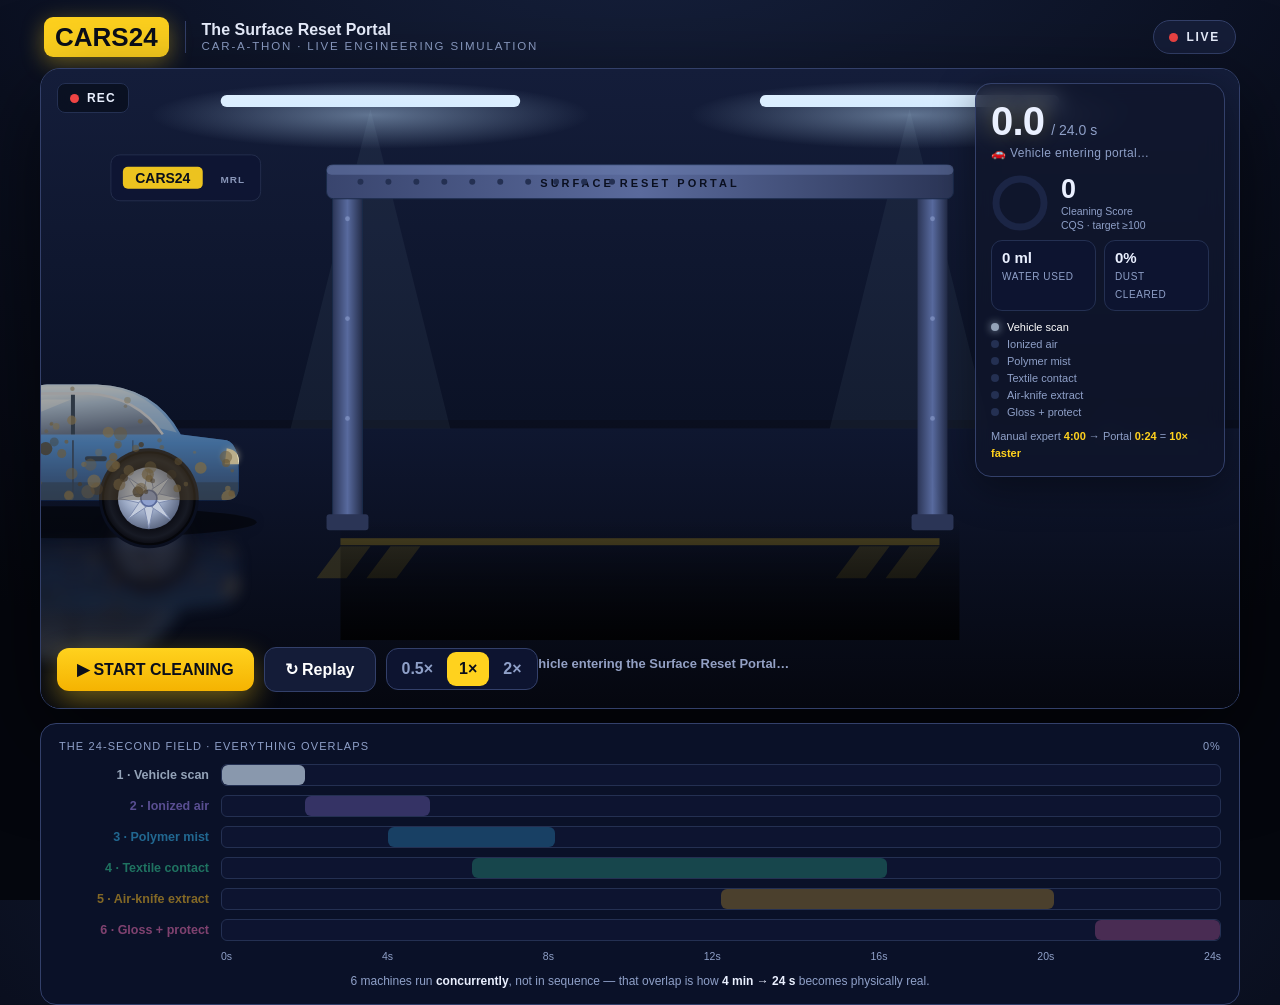
<file: 2d.html>
<!DOCTYPE html>
<html lang="en">
<head>
<meta charset="UTF-8"/>
<meta name="viewport" content="width=device-width, initial-scale=1.0"/>
<title>Cars24 · Surface Reset Portal — Live Simulation</title>
<style>
  :root{
    --navy:#070B16; --panel:rgba(16,22,42,.72); --line:#243052; --line2:#33406a;
    --ink:#EAF0FF; --muted:#8fa0c8; --yellow:#FFD21E; --yellowD:#F5B301;
    --scan:#9fb0d6; --ion:#A78BFA; --chem:#38BDF8; --tex:#34D399; --air:#FBBF24; --gloss:#F472B6; --good:#22C55E;
  }
  *{box-sizing:border-box}
  html,body{margin:0;height:100%}
  body{
    background:radial-gradient(1400px 800px at 50% -12%, #17223f 0%, #0a0f1f 52%, #04060d 100%);
    color:var(--ink); font-family:-apple-system,BlinkMacSystemFont,"Segoe UI",Inter,Roboto,Arial,sans-serif;
    min-height:100%; padding:16px; display:flex; justify-content:center;
  }
  .app{width:1200px; max-width:100%}
  .topbar{display:flex; align-items:center; gap:16px; padding:4px 4px 14px}
  .logo{font-weight:900; font-size:26px}
  .logo .c24{background:var(--yellow); color:#0A0E1A; padding:5px 11px; border-radius:9px; box-shadow:0 6px 22px rgba(255,210,30,.4)}
  .divider{width:1px;height:32px;background:var(--line2)}
  .title{display:flex;flex-direction:column;line-height:1.15}
  .title b{font-size:16px}
  .title span{font-size:11.5px;color:var(--muted);letter-spacing:.16em;text-transform:uppercase}
  .live{margin-left:auto;display:flex;align-items:center;gap:9px;font-size:12px;font-weight:800;letter-spacing:.14em;
        background:#151d38;border:1px solid var(--line2);padding:9px 15px;border-radius:999px}
  .dot{width:9px;height:9px;border-radius:50%;background:#ef4444;animation:pulse 1.3s infinite}
  @keyframes pulse{0%{box-shadow:0 0 0 0 rgba(239,68,68,.6)}70%{box-shadow:0 0 0 10px rgba(239,68,68,0)}100%{box-shadow:0 0 0 0 rgba(239,68,68,0)}}

  .stage{position:relative;border:1px solid var(--line2);border-radius:20px;overflow:hidden;
         box-shadow:0 30px 90px rgba(0,0,0,.6), 0 0 0 1px rgba(255,255,255,.02) inset}
  svg#scene{display:block;width:100%;height:auto}

  .rec{position:absolute;top:14px;left:16px;display:flex;align-items:center;gap:8px;font-size:12px;font-weight:800;letter-spacing:.1em;
       background:rgba(6,10,20,.6);border:1px solid var(--line);padding:7px 12px;border-radius:8px;backdrop-filter:blur(6px)}
  .rec .rd{width:9px;height:9px;border-radius:50%;background:#ef4444;animation:pulse 1.3s infinite}

  .hud{position:absolute;top:14px;right:14px;width:250px;background:var(--panel);backdrop-filter:blur(10px);
       border:1px solid var(--line2);border-radius:16px;padding:15px;font-variant-numeric:tabular-nums;
       box-shadow:0 10px 40px rgba(0,0,0,.4)}
  .hud .timer{display:flex;align-items:baseline;gap:7px}
  .hud .big{font-size:40px;font-weight:800;letter-spacing:-.02em;text-shadow:0 0 20px rgba(255,210,30,.25)}
  .hud .max{font-size:14px;color:var(--muted)}
  .now{font-size:12px;color:var(--muted);margin-top:2px;height:16px;letter-spacing:.03em}
  .ring{display:flex;align-items:center;gap:12px;margin:12px 0 8px}
  .ring .val{font-size:27px;font-weight:800}
  .ring .lab{font-size:10.5px;color:var(--muted);line-height:1.3}
  .gauges{display:grid;grid-template-columns:1fr 1fr;gap:8px;margin-top:6px}
  .kpi{background:#0d1430;border:1px solid var(--line);border-radius:11px;padding:8px 10px}
  .kpi b{display:block;font-size:15px;font-weight:800}
  .kpi span{font-size:10px;color:var(--muted);text-transform:uppercase;letter-spacing:.06em}
  .modlights{margin-top:10px;display:flex;flex-direction:column;gap:5px}
  .ml{display:flex;align-items:center;gap:8px;font-size:11px;color:var(--muted);transition:.2s}
  .ml .led{width:8px;height:8px;border-radius:50%;background:#243052;transition:.2s}
  .ml.on{color:#fff}
  .vs{margin-top:10px;font-size:11px;color:var(--muted);line-height:1.5}
  .vs b{color:var(--yellow)}

  .controls{position:absolute;left:16px;bottom:16px;display:flex;gap:10px;align-items:center}
  button{font:inherit;cursor:pointer;border:none;border-radius:12px;padding:12px 20px;font-weight:800}
  .btn-go{background:linear-gradient(180deg,var(--yellow),var(--yellowD));color:#0A0E1A;box-shadow:0 10px 28px rgba(255,210,30,.4)}
  .btn-go:active{transform:translateY(1px)}
  .btn-ghost{background:#141c38;color:#fff;border:1px solid var(--line2)}
  .speed{display:flex;gap:2px;background:#0d1430;border:1px solid var(--line2);border-radius:12px;padding:3px}
  .speed button{padding:8px 12px;border-radius:9px;background:transparent;color:var(--muted);font-weight:700}
  .speed button.on{background:var(--yellow);color:#0A0E1A}

  .timeline{margin-top:14px;background:#0a1128;border:1px solid var(--line2);border-radius:16px;padding:16px 18px;position:relative}
  .tl-head{display:flex;justify-content:space-between;font-size:11px;color:var(--muted);letter-spacing:.1em;text-transform:uppercase;margin-bottom:12px}
  .tl-row{display:grid;grid-template-columns:150px 1fr;align-items:center;gap:12px;margin-bottom:9px}
  .tl-label{font-size:12.5px;font-weight:600;text-align:right;opacity:.5;transition:.2s}
  .tl-label.on{opacity:1}
  .tl-track{position:relative;height:22px;background:#0d1430;border-radius:6px;border:1px solid var(--line);overflow:hidden}
  .tl-span{position:absolute;top:0;height:100%;border-radius:6px;opacity:.26;transition:.2s}
  .tl-span.on{opacity:.92}
  .tl-fill{position:absolute;top:0;left:0;height:100%;width:0;background:rgba(255,255,255,.18)}
  .playhead{position:absolute;top:6px;bottom:6px;width:2px;background:var(--yellow);left:0;box-shadow:0 0 12px var(--yellow);opacity:0}
  .axis{display:grid;grid-template-columns:150px 1fr;gap:12px;margin-top:4px}
  .ticks{display:flex;justify-content:space-between;font-size:10.5px;color:var(--muted)}
  .foot{margin-top:12px;font-size:12px;color:var(--muted);text-align:center}
  .foot b{color:var(--ink)}
</style>
</head>
<body>
<div class="app">
  <div class="topbar">
    <div class="logo"><span class="c24">CARS24</span></div>
    <div class="divider"></div>
    <div class="title"><b>The Surface Reset Portal</b><span>CAR-A-THON · Live Engineering Simulation</span></div>
    <div class="live"><span class="dot"></span> LIVE</div>
  </div>

  <div class="stage">
    <svg id="scene" viewBox="0 0 1200 640" role="img" aria-label="Realistic simulation of a car being cleaned in the Surface Reset Portal">
      <defs>
        <linearGradient id="sky" x1="0" y1="0" x2="0" y2="1">
          <stop offset="0" stop-color="#141d3a"/><stop offset="0.55" stop-color="#0b1226"/>
          <stop offset="0.55" stop-color="#0a0f1f"/><stop offset="1" stop-color="#070b18"/>
        </linearGradient>
        <linearGradient id="floorG" x1="0" y1="0" x2="0" y2="1">
          <stop offset="0" stop-color="#0f1730"/><stop offset="1" stop-color="#05070f"/>
        </linearGradient>
        <linearGradient id="steel" x1="0" y1="0" x2="1" y2="0">
          <stop offset="0" stop-color="#39456e"/><stop offset="0" stop-color="#39456e"/>
          <stop offset="0.5" stop-color="#5a6a9c"/><stop offset="1" stop-color="#2b3556"/>
        </linearGradient>
        <linearGradient id="steelV" x1="0" y1="0" x2="1" y2="0">
          <stop offset="0" stop-color="#2b3556"/><stop offset="0.5" stop-color="#586a9e"/><stop offset="1" stop-color="#232c48"/>
        </linearGradient>
        <linearGradient id="carPaint" x1="0" y1="0" x2="0" y2="1">
          <stop offset="0" stop-color="#cfe6ff"/><stop offset="0.16" stop-color="#7db8ff"/>
          <stop offset="0.5" stop-color="#2f83e6"/><stop offset="0.8" stop-color="#1a55a8"/><stop offset="1" stop-color="#123f7d"/>
        </linearGradient>
        <linearGradient id="glassG" x1="0" y1="0" x2="0.4" y2="1">
          <stop offset="0" stop-color="#e8f3ff"/><stop offset="0.4" stop-color="#9fc0ea"/><stop offset="1" stop-color="#4a6595"/>
        </linearGradient>
        <radialGradient id="rim" cx="0.42" cy="0.4" r="0.7">
          <stop offset="0" stop-color="#e9eef7"/><stop offset="0.5" stop-color="#9aa8c4"/><stop offset="1" stop-color="#4a556f"/>
          <stop offset="1" stop-color="#4a556f"/>
        </radialGradient>
        <radialGradient id="tyre" cx="0.5" cy="0.5" r="0.5">
          <stop offset="0.62" stop-color="#0a0b12"/><stop offset="0.86" stop-color="#171a24"/><stop offset="1" stop-color="#0a0b12"/>
        </radialGradient>
        <linearGradient id="glossBand" x1="0" y1="0" x2="1" y2="0">
          <stop offset="0" stop-color="#fff" stop-opacity="0"/><stop offset="0.5" stop-color="#fff" stop-opacity="0.9"/><stop offset="1" stop-color="#fff" stop-opacity="0"/>
        </linearGradient>
        <linearGradient id="reflFade" x1="0" y1="0" x2="0" y2="1">
          <stop offset="0" stop-color="#000" stop-opacity="0"/><stop offset="1" stop-color="#000" stop-opacity="0.85"/>
        </linearGradient>
        <radialGradient id="ledGlow" cx="0.5" cy="0.5" r="0.5">
          <stop offset="0" stop-color="#bfe0ff" stop-opacity="0.9"/><stop offset="1" stop-color="#bfe0ff" stop-opacity="0"/>
        </radialGradient>
        <radialGradient id="ionGlow" cx="0.5" cy="0.5" r="0.5">
          <stop offset="0" stop-color="#c4b5fd" stop-opacity="0.7"/><stop offset="1" stop-color="#7c3aed" stop-opacity="0"/>
        </radialGradient>
        <linearGradient id="portalGlow" x1="0" y1="0" x2="0" y2="1">
          <stop offset="0" stop-color="#FFD21E" stop-opacity="0.14"/><stop offset="1" stop-color="#FFD21E" stop-opacity="0"/>
        </linearGradient>
        <linearGradient id="coneG" x1="0" y1="0" x2="0" y2="1">
          <stop offset="0" stop-color="#bae6fd" stop-opacity="0.85"/><stop offset="1" stop-color="#38bdf8" stop-opacity="0.05"/>
        </linearGradient>
        <linearGradient id="airCone" x1="0" y1="0" x2="1" y2="0">
          <stop offset="0" stop-color="#fde68a" stop-opacity="0.7"/><stop offset="1" stop-color="#fbbf24" stop-opacity="0"/>
        </linearGradient>
        <filter id="soft" x="-40%" y="-40%" width="180%" height="180%"><feGaussianBlur stdDeviation="3"/></filter>
        <filter id="blurBig" x="-50%" y="-50%" width="200%" height="200%"><feGaussianBlur stdDeviation="7"/></filter>
        <clipPath id="bodyClip"><path id="bodyClipPath" d=""/></clipPath>
      </defs>

      <!-- environment -->
      <rect x="0" y="0" width="1200" height="640" fill="url(#sky)"/>
      <rect x="0" y="360" width="1200" height="280" fill="url(#floorG)"/>
      <!-- ceiling LED bars -->
      <g>
        <rect x="180" y="26" width="300" height="12" rx="6" fill="#dff0ff"/><ellipse cx="330" cy="46" rx="220" ry="34" fill="url(#ledGlow)" opacity="0.5"/>
        <rect x="720" y="26" width="300" height="12" rx="6" fill="#dff0ff"/><ellipse cx="870" cy="46" rx="220" ry="34" fill="url(#ledGlow)" opacity="0.5"/>
      </g>
      <!-- volumetric light cones -->
      <polygon points="330,40 250,360 410,360" fill="#bfe0ff" opacity="0.05"/>
      <polygon points="870,40 790,360 950,360" fill="#bfe0ff" opacity="0.05"/>
      <!-- Cars24 wall sign -->
      <g opacity="0.92">
        <rect x="70" y="86" width="150" height="46" rx="9" fill="#0e1533" stroke="#26304f"/>
        <rect x="82" y="98" width="80" height="22" rx="5" fill="#FFD21E"/>
        <text x="122" y="114" text-anchor="middle" font-size="14" font-weight="900" fill="#0A0E1A">CARS24</text>
        <text x="192" y="114" text-anchor="middle" font-size="10" font-weight="700" fill="#93A0C4" letter-spacing="1">MRL</text>
      </g>
      <text x="1120" y="360" text-anchor="end" font-size="13" font-weight="800" fill="#1e2b4d" letter-spacing="3">BAY&#160;03</text>
      <!-- floor hazard stripes -->
      <g opacity="0.5">
        <rect x="300" y="470" width="600" height="7" fill="#FFD21E" opacity="0.5"/>
        <g fill="#FFD21E" opacity="0.28">
          <polygon points="300,478 330,478 306,510 276,510"/><polygon points="350,478 380,478 356,510 326,510"/>
          <polygon points="820,478 850,478 826,510 796,510"/><polygon points="870,478 900,478 876,510 846,510"/>
        </g>
      </g>

      <!-- CAR REFLECTION (mirrored, blurred) -->
      <g id="carReflect" opacity="0.22" filter="url(#blurBig)"></g>
      <rect x="300" y="452" width="620" height="120" fill="url(#reflFade)"/>

      <!-- PORTAL structure -->
      <!-- columns -->
      <g>
        <rect x="292" y="120" width="30" height="332" rx="5" fill="url(#steelV)" stroke="#1b2b4a"/>
        <rect x="292" y="120" width="30" height="332" rx="5" fill="url(#steelV)" stroke="#1b2b4a"/>
        <rect x="286" y="446" width="42" height="16" rx="3" fill="#2b3556"/>
        <rect x="878" y="120" width="30" height="332" rx="5" fill="url(#steelV)"/>
        <rect x="872" y="446" width="42" height="16" rx="3" fill="#2b3556"/>
        <!-- rivets -->
        <g fill="#8ea0cf" opacity="0.6">
          <circle cx="307" cy="150" r="2.4"/><circle cx="307" cy="250" r="2.4"/><circle cx="307" cy="350" r="2.4"/>
          <circle cx="893" cy="150" r="2.4"/><circle cx="893" cy="250" r="2.4"/><circle cx="893" cy="350" r="2.4"/>
        </g>
        <!-- top gantry beam -->
        <rect x="286" y="96" width="628" height="34" rx="7" fill="url(#steel)" stroke="#1b2b4a"/>
        <rect x="286" y="96" width="628" height="10" rx="5" fill="#6a7cae" opacity="0.5"/>
        <text x="600" y="118" text-anchor="middle" font-size="11" font-weight="800" fill="#0a0f1f" fill="#0b1226" letter-spacing="3">SURFACE&#160;RESET&#160;PORTAL</text>
        <!-- portal status LEDs -->
        <g id="portalLeds"></g>
      </g>
      <rect id="portalWash" x="286" y="96" width="628" height="356" fill="url(#portalGlow)" opacity="0"/>

      <!-- particle & fx layers behind car -->
      <g id="airLayer"></g>

      <!-- =========== CAR =========== -->
      <g id="car">
        <ellipse cx="600" cy="454" rx="196" ry="16" fill="#000" opacity="0.5"/>
        <!-- lower reflection strip on floor handled globally -->
        <!-- BODY -->
        <path id="bodyMain" d="M432 402 Q432 372 470 366 L520 366 Q542 320 586 316 L636 316 Q694 318 720 366 L766 372 Q778 376 778 402 L778 420 Q778 432 764 432 L446 432 Q432 432 432 420 Z" fill="url(#carPaint)"/>
        <!-- lower shadow band -->
        <path d="M432 414 L778 414 L778 420 Q778 432 764 432 L446 432 Q432 432 432 420 Z" fill="#0e2b55" opacity="0.55"/>
        <!-- specular top highlight -->
        <path id="specHi" d="M470 366 Q542 322 586 318 L636 318 Q690 320 716 364 Q640 344 560 348 Q506 352 470 366 Z" fill="#fff" opacity="0.30"/>
        <!-- greenhouse -->
        <path d="M528 366 Q546 328 584 325 L628 325 Q676 328 702 366 Z" fill="url(#glassG)"/>
        <path d="M534 362 Q550 334 584 331 L610 331 Z" fill="#fff" opacity="0.35"/>
        <line x1="612" y1="325" x2="612" y2="366" stroke="#0e2b55" stroke-width="4"/>
        <!-- chrome window trim -->
        <path d="M528 366 Q546 328 584 325 L628 325 Q676 328 702 366" fill="none" stroke="#cdd8ee" stroke-width="2.5"/>
        <!-- doors / handle / mirror -->
        <line x1="612" y1="372" x2="612" y2="426" stroke="#12305f" stroke-width="1.6"/>
        <line x1="672" y1="372" x2="672" y2="426" stroke="#12305f" stroke-width="1.2" opacity="0.7"/>
        <rect x="624" y="388" width="22" height="5" rx="2.5" fill="#0e2b55"/>
        <path d="M520 360 q-16 -2 -18 8 q10 4 20 0 Z" fill="#123f7d"/>
        <!-- headlight / taillight -->
        <path d="M766 380 q14 2 12 16 l-14 0 Z" fill="#fff6cf"/><circle cx="770" cy="388" r="8" fill="#fff6cf" opacity="0.5" filter="url(#soft)"/>
        <path d="M446 380 q-14 2 -12 16 l14 0 Z" fill="#ff5d5d"/><circle cx="440" cy="390" r="7" fill="#ff5d5d" opacity="0.45" filter="url(#soft)"/>
        <!-- wheel arches -->
        <circle cx="512" cy="430" r="50" fill="#0a0f1f" fill="#0a0f1f"/>
        <circle cx="688" cy="430" r="50" fill="#0a0f1f"/>
        <!-- WHEELS -->
        <g transform="translate(512 430)">
          <circle r="46" fill="url(#tyre)"/><circle r="46" fill="none" stroke="#05060a" stroke-width="2"/>
          <circle r="31" fill="url(#rim)"/>
          <g id="spokesF">
            <g fill="#c3ccdd" stroke="#7f8db0" stroke-width="1">
              <polygon points="0,-30 5,-8 -5,-8"/><polygon points="0,30 5,8 -5,8"/>
              <polygon points="-30,0 -8,5 -8,-5"/><polygon points="30,0 8,5 8,-5"/>
              <polygon points="-21,-21 -3,-9 -9,-3"/><polygon points="21,21 3,9 9,3"/>
              <polygon points="-21,21 -9,3 -3,9"/><polygon points="21,-21 9,-3 3,-9"/>
            </g>
          </g>
          <circle r="8" fill="#8ea0cf"/><circle r="8" fill="none" stroke="#5a6a9c" stroke-width="1.5"/>
        </g>
        <g transform="translate(688 430)">
          <circle r="46" fill="url(#tyre)"/><circle r="46" fill="none" stroke="#05060a" stroke-width="2"/>
          <circle r="31" fill="url(#rim)"/>
          <g id="spokesR">
            <g fill="#c3ccdd" stroke="#7f8db0" stroke-width="1">
              <polygon points="0,-30 5,-8 -5,-8"/><polygon points="0,30 5,8 -5,8"/>
              <polygon points="-30,0 -8,5 -8,-5"/><polygon points="30,0 8,5 8,-5"/>
              <polygon points="-21,-21 -3,-9 -9,-3"/><polygon points="21,21 3,9 9,3"/>
              <polygon points="-21,21 -9,3 -3,9"/><polygon points="21,-21 9,-3 3,-9"/>
            </g>
          </g>
          <circle r="8" fill="#8ea0cf"/><circle r="8" fill="none" stroke="#5a6a9c" stroke-width="1.5"/>
        </g>
        <!-- GRIME (clipped) -->
        <g id="grime" clip-path="url(#bodyClip)"></g>
        <!-- FOAM (clipped) -->
        <g id="foam" clip-path="url(#bodyClip)"></g>
        <!-- WATER SHEET (clipped) -->
        <g id="sheet" clip-path="url(#bodyClip)"></g>
        <!-- gloss sweep -->
        <rect id="glossSweep" clip-path="url(#bodyClip)" x="380" y="312" width="130" height="130" fill="url(#glossBand)" opacity="0" transform="skewX(-16)"/>
        <g id="sparkle" opacity="0"></g>
        <!-- scan grid overlay -->
        <g id="scanGrid" clip-path="url(#bodyClip)" opacity="0"></g>
      </g>

      <!-- =========== MACHINES =========== -->
      <!-- MODULE 2: IONIZER BAR -->
      <g id="ionBar" opacity="0">
        <rect x="470" y="150" width="260" height="14" rx="5" fill="url(#steel)" stroke="#1b2b4a"/>
        <g id="ionTips" fill="#c4b5fd"></g>
        <text x="600" y="146" text-anchor="middle" font-size="8.5" font-weight="800" fill="#c4b5fd" letter-spacing="2">IONIZED&#160;AIR&#160;BAR</text>
      </g>
      <g id="ionLayer"></g>

      <!-- MODULE 3: SPRAY MANIFOLD -->
      <g id="sprayRig" opacity="0">
        <rect x="452" y="168" width="296" height="12" rx="5" fill="url(#steel)"/>
        <g fill="#5a6a9c"><rect x="470" y="180" width="6" height="10"/><rect x="520" y="180" width="6" height="10"/><rect x="570" y="180" width="6" height="10"/><rect x="620" y="180" width="6" height="10"/><rect x="670" y="180" width="6" height="10"/><rect x="720" y="180" width="6" height="10"/></g>
        <text x="600" y="164" text-anchor="middle" font-size="8.5" font-weight="800" fill="#38bdf8" letter-spacing="2">RINSELESS&#160;POLYMER&#160;MANIFOLD</text>
      </g>
      <g id="sprayCones" opacity="0"></g>
      <g id="mistLayer"></g>

      <!-- MODULE 4: TEXTILE PADS (hydraulic) -->
      <!-- roof actuator -->
      <g id="roofRig" opacity="0">
        <rect id="roofPiston" x="592" y="130" width="16" height="60" fill="#5a6a9c"/>
        <g id="roofPad" transform="translate(0,0)">
          <rect x="486" y="188" width="228" height="20" rx="6" fill="#2b3556" stroke="#1b2b4a"/>
          <rect x="492" y="206" width="216" height="16" rx="4" fill="#34D399"/>
          <g id="roofTex" fill="#0f7a55"></g>
          <text x="600" y="202" text-anchor="middle" font-size="8.5" font-weight="800" fill="#eafff6" letter-spacing="2">CONFORMAL&#160;TEXTILE</text>
        </g>
      </g>
      <!-- side pads with piston rods -->
      <g id="padRigL" opacity="0">
        <rect id="rodL" x="322" y="392" width="60" height="9" fill="#5a6a9c"/>
        <g id="padL" transform="translate(0,0)">
          <rect x="360" y="360" width="26" height="76" rx="6" fill="#2b3556" stroke="#1b2b4a"/>
          <rect x="378" y="366" width="12" height="64" rx="4" fill="#34D399"/>
        </g>
      </g>
      <g id="padRigR" opacity="0">
        <rect id="rodR" x="818" y="392" width="60" height="9" fill="#5a6a9c"/>
        <g id="padR" transform="translate(0,0)">
          <rect x="814" y="360" width="26" height="76" rx="6" fill="#2b3556" stroke="#1b2b4a"/>
          <rect x="810" y="366" width="12" height="64" rx="4" fill="#34D399"/>
        </g>
      </g>

      <!-- MODULE 5: AIR KNIVES (angled units) -->
      <g id="airKnifeL" opacity="0">
        <g transform="rotate(-28 470 210)">
          <rect x="430" y="196" width="80" height="26" rx="5" fill="url(#steel)" stroke="#1b2b4a"/>
          <rect x="506" y="203" width="10" height="12" fill="#8ea0cf"/>
        </g>
        <polygon id="airConeL" points="0,0 0,0 0,0" fill="url(#airCone)" opacity="0.7"/>
      </g>
      <g id="airKnifeR" opacity="0">
        <g transform="rotate(28 730 210)">
          <rect x="690" y="196" width="80" height="26" rx="5" fill="url(#steel)" stroke="#1b2b4a"/>
          <rect x="684" y="203" width="10" height="12" fill="#8ea0cf"/>
        </g>
        <polygon id="airConeR" points="0,0 0,0 0,0" fill="url(#airCone)" opacity="0.7"/>
      </g>
      <g id="steamLayer"></g>

      <!-- MODULE 6: GLOSS ROBOTIC ARM -->
      <g id="glossArm" opacity="0">
        <rect x="592" y="130" width="14" height="40" fill="#4a556f"/>
        <g id="armSeg" transform="rotate(0 599 170)">
          <rect x="594" y="168" width="10" height="70" rx="4" fill="#5a6a9c"/>
          <g id="armHead" transform="translate(0,0)">
            <rect x="586" y="236" width="26" height="16" rx="4" fill="#2b3556" stroke="#1b2b4a"/>
            <polygon points="599,252 585,272 613,272" fill="#f472b6" opacity="0.5"/>
          </g>
        </g>
        <text x="640" y="150" font-size="8.5" font-weight="800" fill="#f472b6" letter-spacing="1">SiO₂ GLOSS ARM</text>
      </g>

      <text id="stageCaption" x="600" y="600" text-anchor="middle" font-size="13" font-weight="700" fill="#93A0C4">Press START — dirty car enters the portal</text>
    </svg>

    <div class="rec"><span class="rd"></span> REC</div>

    <div class="hud">
      <div class="timer"><span class="big" id="tSec">0.0</span><span class="max">/ 24.0 s</span></div>
      <div class="now" id="tNow">System idle</div>
      <div class="ring">
        <svg width="58" height="58" viewBox="0 0 58 58">
          <circle cx="29" cy="29" r="24" fill="none" stroke="#1b2545" stroke-width="7"/>
          <circle id="cqsRing" cx="29" cy="29" r="24" fill="none" stroke="#22C55E" stroke-width="7" stroke-linecap="round" stroke-dasharray="150.8" stroke-dashoffset="150.8" transform="rotate(-90 29 29)"/>
        </svg>
        <div><div class="val" id="cqsVal">0</div><div class="lab">Cleaning Score<br/>CQS · target ≥100</div></div>
      </div>
      <div class="gauges">
        <div class="kpi"><b id="kWater">0 ml</b><span>Water used</span></div>
        <div class="kpi"><b id="kDust">0%</b><span>Dust cleared</span></div>
      </div>
      <div class="modlights" id="modlights"></div>
      <div class="vs">Manual expert <b>4:00</b> → Portal <b>0:24</b> = <b>10× faster</b></div>
    </div>

    <div class="controls">
      <button class="btn-go" id="go">▶ START CLEANING</button>
      <button class="btn-ghost" id="replay">↻ Replay</button>
      <div class="speed"><button data-s="0.5">0.5×</button><button data-s="1" class="on">1×</button><button data-s="2">2×</button></div>
    </div>
  </div>

  <div class="timeline">
    <div class="tl-head"><span>The 24-second field · everything overlaps</span><span id="tlPct">0%</span></div>
    <div id="tlRows"></div>
    <div class="axis"><div></div><div class="ticks"><span>0s</span><span>4s</span><span>8s</span><span>12s</span><span>16s</span><span>20s</span><span>24s</span></div></div>
    <div class="playhead" id="playhead"></div>
    <div class="foot">6 machines run <b>concurrently</b>, not in sequence — that overlap is how <b>4 min → 24 s</b> becomes physically real.</div>
  </div>
</div>

<script>
const S=id=>document.getElementById(id);
const NS="http://www.w3.org/2000/svg";
const clamp=(x,a,b)=>Math.max(a,Math.min(b,x));
const seg=(t,s,e)=>clamp((t-s)/(e-s),0,1);
const lerp=(a,b,u)=>a+(b-a)*u;
const ease=u=>u<.5?2*u*u:1-Math.pow(-2*u+2,2)/2;
const tri=(t,s,e)=>Math.sin(seg(t,s,e)*Math.PI);
const rnd=(a,b)=>a+Math.random()*(b-a);

const M=[
 {k:'scan', s:0, e:2,  name:'Vehicle scan',      col:'#94A3B8'},
 {k:'ion',  s:2, e:5,  name:'Ionized air',       col:'#A78BFA'},
 {k:'mist', s:4, e:8,  name:'Polymer mist',      col:'#38BDF8'},
 {k:'tex',  s:6, e:16, name:'Textile contact',   col:'#34D399'},
 {k:'air',  s:12,e:20, name:'Air-knife extract', col:'#FBBF24'},
 {k:'gloss',s:21,e:24, name:'Gloss + protect',   col:'#F472B6'},
];
const TOTAL=24;

// timeline rows
const rows=S('tlRows');
M.forEach((m,i)=>{
  const r=document.createElement('div'); r.className='tl-row';
  r.innerHTML=`<div class="tl-label" id="lab_${m.k}" style="color:${m.col}">${i+1} · ${m.name}</div>
   <div class="tl-track"><div class="tl-span" id="span_${m.k}" style="left:${m.s/TOTAL*100}%;width:${(m.e-m.s)/TOTAL*100}%;background:${m.col}"></div>
   <div class="tl-fill" id="fill_${m.k}" style="left:${m.s/TOTAL*100}%;background:${m.col}44"></div></div>`;
  rows.appendChild(r);
});
// hud module lights
const mlWrap=S('modlights');
M.forEach(m=>{ const d=document.createElement('div'); d.className='ml'; d.id='ml_'+m.k;
  d.innerHTML=`<span class="led" style="background:#243052"></span>${m.name}`; mlWrap.appendChild(d); });

// clip path
const bodyD="M432 402 Q432 372 470 366 L520 366 Q542 320 586 316 L636 316 Q694 318 720 366 L766 372 Q778 376 778 402 L778 420 Q778 432 764 432 L446 432 Q432 432 432 420 Z";
S('bodyClipPath').setAttribute('d',bodyD);

// portal LEDs
const pl=S('portalLeds');
for(let i=0;i<10;i++){const c=document.createElementNS(NS,'circle');c.setAttribute('cx',320+i*28);c.setAttribute('cy',113);c.setAttribute('r',3);c.setAttribute('fill','#243052');c.dataset.i=i;pl.appendChild(c);}

// ion emitter tips
const ionTips=S('ionTips');
for(let i=0;i<9;i++){const p=document.createElementNS(NS,'polygon');const x=485+i*28;p.setAttribute('points',`${x-3},164 ${x+3},164 ${x},174`);ionTips.appendChild(p);}
// roof textile texture lines
const roofTex=S('roofTex');
for(let i=0;i<18;i++){const r=document.createElementNS(NS,'rect');r.setAttribute('x',496+i*12);r.setAttribute('y',208);r.setAttribute('width',5);r.setAttribute('height',12);r.setAttribute('rx',2);roofTex.appendChild(r);}

// grime
const grime=S('grime'), grimeSpots=[];
const tint=document.createElementNS(NS,'rect');tint.setAttribute('x',428);tint.setAttribute('y',312);tint.setAttribute('width',354);tint.setAttribute('height',124);tint.setAttribute('fill','#5c4a2e');tint.setAttribute('opacity',0.42);grime.appendChild(tint);
for(let i=0;i<110;i++){const c=document.createElementNS(NS,'circle');const x=rnd(434,776),y=rnd(320,430),r=rnd(1.5,7);c.setAttribute('cx',x);c.setAttribute('cy',y);c.setAttribute('r',r);const b=Math.random();c.setAttribute('fill',b<0.6?'#6b5a3a':(b<0.85?'#463a28':'#7a6a48'));c.dataset.o=rnd(0.35,0.8);c.setAttribute('opacity',c.dataset.o);grime.appendChild(c);grimeSpots.push({el:c,order:Math.random()});}

// foam blobs
const foam=S('foam'), foamB=[];
for(let i=0;i<70;i++){const c=document.createElementNS(NS,'circle');c.setAttribute('r',rnd(4,11));c.setAttribute('fill','#ffffff');c.setAttribute('opacity',rnd(0.6,0.95));foam.appendChild(c);foamB.push({el:c,x:rnd(436,774),y:rnd(320,430),ph:Math.random()});}

// water sheet droplets
const sheet=S('sheet'), sheetD=[];
for(let i=0;i<40;i++){const c=document.createElementNS(NS,'ellipse');c.setAttribute('rx',rnd(1.5,3));c.setAttribute('ry',rnd(3,7));c.setAttribute('fill','#bfe0ff');c.setAttribute('opacity',0.7);sheet.appendChild(c);sheetD.push({el:c,x:rnd(436,774),sp:rnd(0.8,1.6),ph:Math.random()});}

// ion particles
const ionLayer=S('ionLayer'), ions=[];
for(let i=0;i<44;i++){const c=document.createElementNS(NS,'circle');c.setAttribute('r',rnd(1.4,3));c.setAttribute('fill','#d6ccff');ionLayer.appendChild(c);ions.push({el:c,x:rnd(440,760),y0:rnd(360,428),sp:rnd(0.6,1.4),ph:Math.random()});}
// ion arcs
const ionArcs=[];
for(let i=0;i<9;i++){const l=document.createElementNS(NS,'line');l.setAttribute('stroke','#c4b5fd');l.setAttribute('stroke-width',1.4);l.setAttribute('opacity',0);ionLayer.appendChild(l);ionArcs.push({el:l,x:485+i*28});}

// spray cones + droplets
const sprayCones=S('sprayCones'), cones=[];
const noz=[476,526,576,626,676,726];
noz.forEach(x=>{const p=document.createElementNS(NS,'polygon');p.setAttribute('points',`${x},190 ${x-22},330 ${x+22},330`);p.setAttribute('fill','url(#coneG)');sprayCones.appendChild(p);cones.push(p);});
const mistLayer=S('mistLayer'), mist=[];
for(let i=0;i<60;i++){const c=document.createElementNS(NS,'circle');c.setAttribute('r',rnd(1.4,3));c.setAttribute('fill','#8ed3fb');mistLayer.appendChild(c);mist.push({el:c,x:noz[i%6]+rnd(-16,16),sp:rnd(0.9,1.8),ph:Math.random()});}

// air droplets + streaks
const airLayer=S('airLayer'), airP=[];
for(let i=0;i<50;i++){const c=document.createElementNS(NS,'ellipse');c.setAttribute('rx',rnd(1.5,3.2));c.setAttribute('ry',1.4);c.setAttribute('fill','#fde68a');airLayer.appendChild(c);const side=Math.random()<0.5?-1:1;airP.push({el:c,y:rnd(340,428),sp:rnd(1.3,2.6),ph:Math.random(),side});}
// steam
const steamLayer=S('steamLayer'), steam=[];
for(let i=0;i<20;i++){const c=document.createElementNS(NS,'circle');c.setAttribute('r',rnd(8,20));c.setAttribute('fill','#dfeeff');c.setAttribute('opacity',0);c.setAttribute('filter','url(#soft)');steamLayer.appendChild(c);steam.push({el:c,x:rnd(440,760),sp:rnd(0.3,0.7),ph:Math.random()});}

// sparkles
const sparkle=S('sparkle');
for(let i=0;i<12;i++){const t=document.createElementNS(NS,'text');t.setAttribute('x',rnd(440,760));t.setAttribute('y',rnd(322,428));t.setAttribute('font-size',rnd(9,18));t.setAttribute('fill','#fff');t.setAttribute('text-anchor','middle');t.textContent='✦';sparkle.appendChild(t);}
// scan grid
const scanGrid=S('scanGrid');
for(let i=0;i<9;i++){const l=document.createElementNS(NS,'line');l.setAttribute('x1',432+i*40);l.setAttribute('y1',312);l.setAttribute('x2',432+i*40);l.setAttribute('y2',436);l.setAttribute('stroke','#7dd3fc');l.setAttribute('stroke-width',0.8);scanGrid.appendChild(l);}

// build reflection = clone of car (added after car exists)
const carEl=S('car');
const reflect=S('carReflect');
const reflClone=carEl.cloneNode(true);
reflClone.removeAttribute('id');
reflect.appendChild(reflClone);

// ---- clock ----
let T=-3.2, playing=false, speed=1, last=performance.now(), done=false;
function setSpeed(s){speed=s;document.querySelectorAll('.speed button').forEach(b=>b.classList.toggle('on',+b.dataset.s===s));}
document.querySelectorAll('.speed button').forEach(b=>b.onclick=()=>setSpeed(+b.dataset.s));
S('go').onclick=start; function start(){ if(done||T>=26)reset(); playing=true; S('go').textContent='⏸ PAUSE'; S('go').onclick=toggle; }
function toggle(){playing=!playing;S('go').textContent=playing?'⏸ PAUSE':'▶ RESUME';}
S('replay').onclick=reset; function reset(){T=-3.2;done=false;playing=true;S('go').textContent='⏸ PAUSE';S('go').onclick=toggle;}

function cleanFraction(tc){
  if(tc<=2)  return 0;
  if(tc<=5)  return ease(seg(tc,2,5))*0.18;
  if(tc<=6)  return 0.18;
  if(tc<=16) return 0.18+ease(seg(tc,6,16))*0.72;
  if(tc<=22) return 0.90+ease(seg(tc,16,22))*0.10;
  return 1.0;
}

function render(){
  const tc=clamp(T,0,TOTAL);
  const driving=T<0;
  let cx=0;
  if(T<0) cx=lerp(-580,0,ease(seg(T,-3.2,0)));
  else if(T>TOTAL) cx=lerp(0,640,ease(seg(T,TOTAL,TOTAL+2.6)));
  carEl.setAttribute('transform',`translate(${cx},0)`);
  reflect.setAttribute('transform',`translate(${cx},908) scale(1,-1)`);

  const spin=driving? T*1500 : (T>TOTAL? T*1500 : 180+tc*70);
  S('spokesF').setAttribute('transform',`rotate(${spin})`);
  S('spokesR').setAttribute('transform',`rotate(${spin})`);

  const c=cleanFraction(tc);
  grimeSpots.forEach(g=>{g.el.style.opacity=(c>g.order)?0:g.el.dataset.o;});
  tint.setAttribute('opacity',(1-c)*0.42);
  S('bodyMain').style.filter=c>0.82?'brightness(1.14) saturate(1.18)':'none';
  S('specHi').setAttribute('opacity',0.14+c*0.26);

  // portal fx
  const portalOn=T>=0&&T<=TOTAL;
  S('portalWash').setAttribute('opacity',portalOn?0.6+0.3*Math.sin(T*4):0);
  pl.querySelectorAll('circle').forEach((n,i)=>{const on=portalOn&&((Math.floor(T*3)+i)%3===0);n.setAttribute('fill',on?'#FFD21E':'#243052');});

  // scan
  const scanOn=tc>=0&&tc<=2.2;
  S('scanGrid').setAttribute('opacity',scanOn?0.5:0);

  // ion bar + particles + arcs
  const ionI=tri(tc,2,5.2);
  S('ionBar').setAttribute('opacity',ionI>0.02?1:0);
  ionLayer.setAttribute('opacity',ionI);
  ions.forEach(p=>{const up=((T*p.sp+p.ph)%1);p.el.setAttribute('cx',p.x);p.el.setAttribute('cy',p.y0-up*80);p.el.setAttribute('opacity',(1-up)*ionI);});
  ionArcs.forEach(a=>{a.el.setAttribute('x1',a.x);a.el.setAttribute('y1',174);a.el.setAttribute('x2',a.x+rnd(-10,10));a.el.setAttribute('y2',rnd(320,400));a.el.setAttribute('opacity',(Math.random()<0.25?0.8:0)*ionI);});

  // spray manifold
  const mistI=tri(tc,4,8.3);
  S('sprayRig').setAttribute('opacity',mistI>0.02?1:0);
  sprayCones.setAttribute('opacity',mistI);
  mistLayer.setAttribute('opacity',mistI>0.02?1:0);
  mist.forEach(p=>{const f=((T*p.sp+p.ph)%1);p.el.setAttribute('cx',p.x);p.el.setAttribute('cy',190+f*230);p.el.setAttribute('opacity',(f<0.9?1:0)*mistI);});
  // foam grows 4→8, wiped 8→15
  let foamI=0;
  if(tc>4&&tc<=8) foamI=seg(tc,4,8);
  else if(tc>8&&tc<=15) foamI=1-seg(tc,8,15);
  foam.setAttribute('opacity',foamI);
  foamB.forEach(b=>{b.el.setAttribute('cx',b.x);b.el.setAttribute('cy',b.y+Math.sin(T*3+b.ph*6)*1.5);});

  // textile
  const texActive=tc>=6&&tc<=16.4;
  const texIn=seg(tc,6,7.4), texOut=seg(tc,15,16.4);
  const bob=Math.sin(T*11)*4, sway=Math.sin(T*7)*9;
  S('roofRig').setAttribute('opacity',texActive?1:0);
  const roofDrop=lerp(0,116,texIn)-texOut*116;
  S('roofPad').setAttribute('transform',`translate(${sway},${roofDrop+bob})`);
  S('roofPiston').setAttribute('height',60+roofDrop);
  const padDx=lerp(0,92,texIn)-texOut*92;
  S('padRigL').setAttribute('opacity',texActive?1:0);
  S('padL').setAttribute('transform',`translate(${padDx},${bob})`);
  S('rodL').setAttribute('width',60+padDx);
  S('padRigR').setAttribute('opacity',texActive?1:0);
  S('padR').setAttribute('transform',`translate(${-padDx},${bob})`);
  S('rodR').setAttribute('x',818-padDx);S('rodR').setAttribute('width',60+padDx);

  // air knives
  const airI=tri(tc,12,20.3);
  S('airKnifeL').setAttribute('opacity',airI>0.02?1:0);
  S('airKnifeR').setAttribute('opacity',airI>0.02?1:0);
  if(airI>0.02){
    S('airConeL').setAttribute('points',`500,214 640,300 590,340`);
    S('airConeR').setAttribute('points',`700,214 560,300 610,340`);
    S('airConeL').setAttribute('opacity',0.5*airI);S('airConeR').setAttribute('opacity',0.5*airI);
  }
  airLayer.setAttribute('opacity',airI>0.02?1:0);
  airP.forEach(p=>{const f=((T*p.sp+p.ph)%1);const bx=p.side<0?470:690;p.el.setAttribute('cx',bx+p.side*f*230);p.el.setAttribute('cy',p.y-f*26);p.el.setAttribute('opacity',(1-f)*airI);});
  // water sheet on car during 10–18
  const sheetI=tri(tc,10,18);
  S('sheet').setAttribute('opacity',sheetI*0.7);
  sheetD.forEach(p=>{const f=((T*p.sp+p.ph)%1);p.el.setAttribute('cx',p.x);p.el.setAttribute('cy',320+f*115);p.el.setAttribute('opacity',(1-f)*sheetI*0.7);});
  // steam
  steamLayer.setAttribute('opacity',airI);
  steam.forEach(p=>{const f=((T*p.sp+p.ph)%1);p.el.setAttribute('cx',p.x+Math.sin(f*6+p.ph*6)*10);p.el.setAttribute('cy',300-f*120);p.el.setAttribute('opacity',(1-f)*airI*0.4);});

  // gloss arm
  const glossOn=tc>=20.6&&tc<=24;
  S('glossArm').setAttribute('opacity',glossOn?1:0);
  if(glossOn){const a=lerp(-30,30,seg(tc,21,24));S('armSeg').setAttribute('transform',`rotate(${a} 599 170)`);}
  const glossI=seg(tc,21,24);
  const gb=S('glossSweep');gb.setAttribute('opacity',tc>=21&&tc<=24?0.9:0);gb.setAttribute('x',lerp(370,700,glossI));
  S('sparkle').setAttribute('opacity',tc>22?(0.4+0.6*Math.abs(Math.sin(T*8))):0);

  // ---- HUD ----
  S('tSec').textContent=(T<0?0:tc).toFixed(1);
  const cqs=Math.round(c*100+glossI*4);
  S('cqsVal').textContent=Math.min(104,cqs);
  S('cqsRing').setAttribute('stroke-dashoffset',150.8*(1-clamp(cqs/100,0,1)));
  S('kWater').textContent=Math.round(seg(tc,4,8)*460)+' ml';
  S('kDust').textContent=Math.round(c*100)+'%';

  let active=null; M.forEach(m=>{if(tc>=m.s&&tc<=m.e)active=m;});
  M.forEach(m=>{const on=tc>=m.s&&tc<=m.e;
    S('lab_'+m.k).classList.toggle('on',on);S('span_'+m.k).classList.toggle('on',on);
    S('fill_'+m.k).style.width=(seg(tc,m.s,m.e)*(m.e-m.s)/TOTAL*100)+'%';
    const ml=S('ml_'+m.k);ml.classList.toggle('on',on);ml.querySelector('.led').style.background=on?m.col:'#243052';
    ml.querySelector('.led').style.boxShadow=on?`0 0 8px ${m.col}`:'none';
  });
  let now='System idle';
  if(T<0) now='🚗 Vehicle entering portal…';
  else if(T>TOTAL) now='✅ Photo-ready — exiting portal';
  else if(active) now='● '+active.name+' active';
  S('tNow').textContent=now;

  const ph=S('playhead');
  if(portalOn){ph.style.opacity=1;ph.style.left=`calc(150px + 12px + ${tc/TOTAL} * (100% - 150px - 12px - 18px))`;}else ph.style.opacity=0;
  S('tlPct').textContent=Math.round(tc/TOTAL*100)+'%';

  const cap=S('stageCaption');
  if(T<0){cap.textContent='Dirty vehicle entering the Surface Reset Portal…';cap.setAttribute('fill','#93A0C4');}
  else if(T>TOTAL){cap.textContent='24 seconds — clean · glossy · protected. Ready for the 360° photo studio.';cap.setAttribute('fill','#FFD21E');}
  else{cap.textContent=active?active.name+' — every surface treated at once':'Cleaning field active';cap.setAttribute('fill','#93A0C4');}
}

function frame(now){
  const dt=(now-last)/1000; last=now;
  if(playing){T+=dt*speed; if(T>TOTAL+2.6){T=TOTAL+2.6;playing=false;done=true;S('go').textContent='↻ Run again';S('go').onclick=reset;}}
  render(); requestAnimationFrame(frame);
}
render(); requestAnimationFrame(frame);
</script>
</body>
</html>
</file>
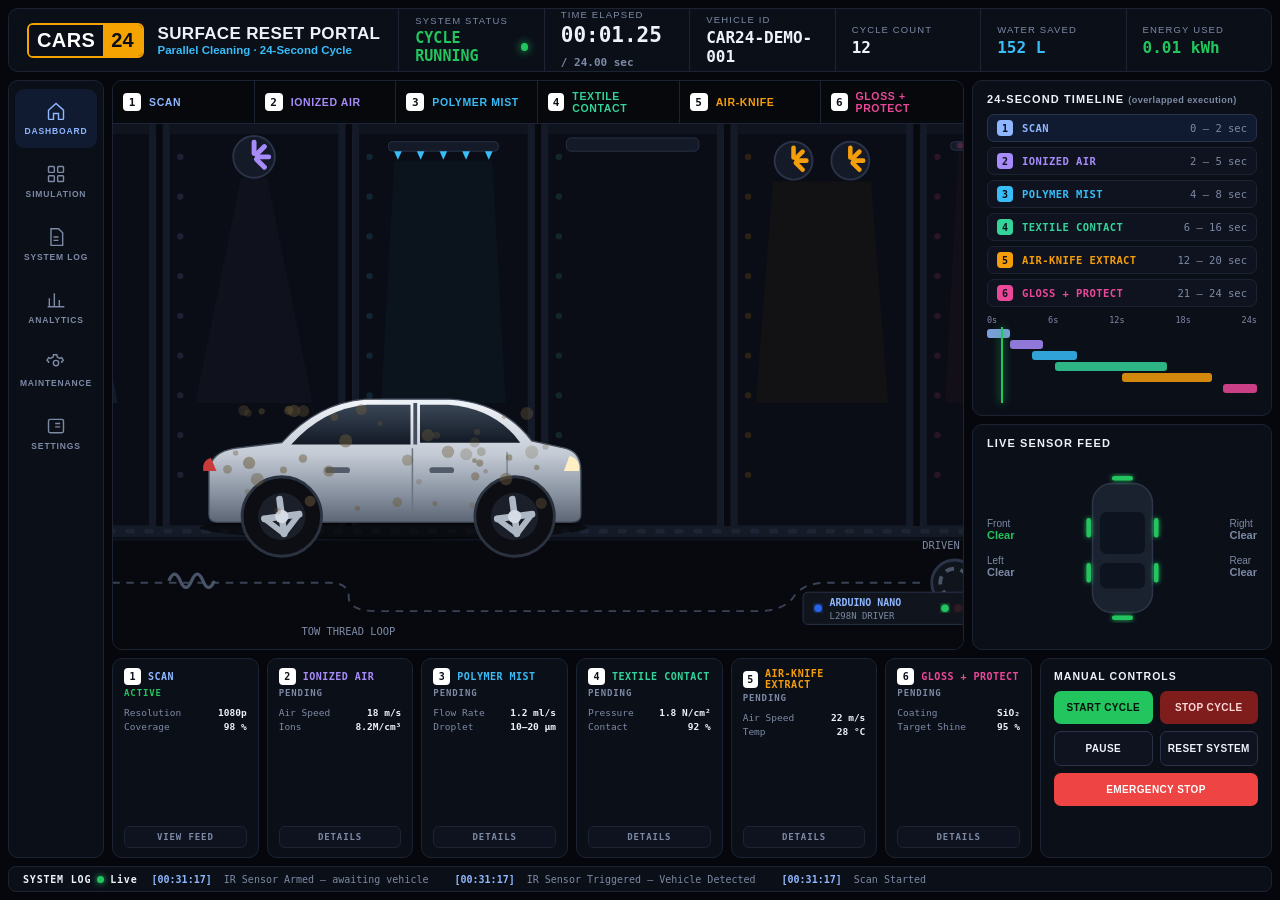
<file: dashboard.html>
<!DOCTYPE html>
<html lang="en">
<head>
<meta charset="UTF-8"/>
<meta name="viewport" content="width=device-width, initial-scale=1.0"/>
<title>CARS24 · Surface Reset Portal — Control Room</title>
<style>
:root{
 --bg:#05070c; --bay:#0a0d14; --panel:#0b0f18; --panel2:#0e131f; --line:#1c2333; --line2:#2a3348;
 --ink:#EDF2FB; --muted:#7d8aa5; --grn:#22C55E; --red:#EF4444;
 --c1:#8fb7ff; --c2:#A78BFA; --c3:#38BDF8; --c4:#34D399; --c5:#F59E0B; --c6:#EC4899;
 --mono:'SF Mono',ui-monospace,Menlo,Consolas,monospace; --yellow:#F5A300;
}
*{box-sizing:border-box}
html,body{margin:0;height:100%;background:var(--bg);color:var(--ink);
 font-family:-apple-system,BlinkMacSystemFont,"Segoe UI",Inter,Roboto,Arial,sans-serif;overflow:hidden}
#app{display:grid;grid-template-rows:64px 1fr 200px 26px;grid-template-columns:96px 1fr 300px;
 height:100vh;gap:8px;padding:8px}
.card{background:var(--panel);border:1px solid var(--line);border-radius:10px}
/* ===== top bar ===== */
#top{grid-column:1/4;display:flex;align-items:stretch;gap:0;background:var(--panel);border:1px solid var(--line);border-radius:10px;overflow:hidden}
#brand{display:flex;align-items:center;gap:14px;padding:0 18px;min-width:380px}
.logo{display:flex;border:2px solid var(--yellow);border-radius:6px;overflow:hidden;font-weight:900;font-size:20px}
.logo .a{padding:4px 8px;background:#0b0f18;color:#fff;letter-spacing:.02em}
.logo .b{padding:4px 8px;background:var(--yellow);color:#0b0f18}
#brand h1{margin:0;font-size:17px;letter-spacing:.02em}
#brand .sub{font-size:11.5px;color:var(--c3);font-weight:600}
.tcell{flex:1;border-left:1px solid var(--line);padding:9px 16px;display:flex;flex-direction:column;justify-content:center;gap:3px}
.tcell .k{font-size:9.5px;letter-spacing:.12em;color:var(--muted);text-transform:uppercase}
.tcell .v{font-family:var(--mono);font-size:16px;font-weight:800}
#stStatus .v{color:var(--grn);display:flex;align-items:center;gap:8px;font-size:15px}
#stStatus .dot{width:8px;height:8px;border-radius:50%;background:var(--grn);box-shadow:0 0 8px var(--grn)}
#stTime .v{font-size:21px}
#stTime .v small{font-size:11px;color:var(--muted);font-weight:600}
#stWater .v{color:var(--c3)} #stEnergy .v{color:var(--grn)}
/* ===== left nav ===== */
#nav{grid-row:2/4;display:flex;flex-direction:column;gap:4px;padding:8px 6px;background:var(--panel);border:1px solid var(--line);border-radius:10px}
.nv{display:flex;flex-direction:column;align-items:center;gap:5px;padding:12px 4px;border-radius:9px;color:var(--muted);
 font-size:8.5px;letter-spacing:.1em;font-weight:700;cursor:pointer;text-decoration:none}
.nv svg{width:20px;height:20px;stroke:currentColor;fill:none;stroke-width:1.7}
.nv.on{background:#101a30;color:var(--c1)}
.nv:hover{color:var(--ink)}
/* ===== stage (bays) ===== */
#stageCard{grid-column:2;grid-row:2;position:relative;overflow:hidden;background:#07090f;border:1px solid var(--line);border-radius:10px}
#bayHead{position:absolute;top:0;left:0;right:0;display:grid;grid-template-columns:repeat(6,1fr);z-index:5}
.bh{display:flex;align-items:center;gap:8px;padding:9px 10px;background:rgba(6,8,13,.92);border-right:1px solid var(--line);border-bottom:1px solid var(--line)}
.bh:last-child{border-right:none}
.bh .n{font-family:var(--mono);font-size:11px;font-weight:800;color:#0b0f18;background:#fff;width:18px;height:18px;border-radius:4px;display:flex;align-items:center;justify-content:center}
.bh .t{font-size:10.5px;font-weight:800;letter-spacing:.06em}
#sceneSvg{position:absolute;inset:38px 0 0 0;width:100%;height:calc(100% - 38px)}
/* ===== right column ===== */
#rcol{grid-column:3;grid-row:2;display:flex;flex-direction:column;gap:8px;min-height:0}
.rc{background:var(--panel);border:1px solid var(--line);border-radius:10px;padding:12px 14px}
.rc h3{margin:0 0 9px;font-size:11px;letter-spacing:.1em;text-transform:uppercase}
.rc h3 small{color:var(--muted);font-weight:600;letter-spacing:.04em;text-transform:none}
.tlrow{display:flex;align-items:center;gap:9px;background:var(--panel2);border:1px solid var(--line);border-radius:7px;
 padding:5px 9px;margin-bottom:5px;font-family:var(--mono);font-size:10.5px}
.tlrow .n{width:16px;height:16px;border-radius:4px;display:flex;align-items:center;justify-content:center;font-size:10px;font-weight:800;color:#0b0f18}
.tlrow .nm{font-weight:800;letter-spacing:.04em;flex:1}
.tlrow .rg{color:var(--muted)}
.tlrow.on{border-color:var(--line2);background:#101a30}
#gantt{margin-top:8px;position:relative;height:88px}
#gantt .ax{position:absolute;left:0;right:0;top:0;display:flex;justify-content:space-between;font-family:var(--mono);font-size:8.5px;color:var(--muted)}
.gb{position:absolute;height:9px;border-radius:3px;opacity:.85}
#gph2{position:absolute;top:12px;bottom:0;width:2px;background:var(--grn);box-shadow:0 0 8px var(--grn)}
/* sensor feed */
#sensor{flex:1;min-height:0;display:flex;flex-direction:column}
#sensorWrap{flex:1;display:flex;align-items:center;gap:8px;min-height:0}
#sensorSvg{height:100%;max-height:150px;flex:1}
.sside{display:flex;flex-direction:column;gap:14px;font-size:10px;color:var(--muted)}
.sside b{display:block;color:var(--grn);font-size:11px}
/* ===== bottom: module cards + controls ===== */
#bottom{grid-column:2/4;grid-row:3;display:grid;grid-template-columns:repeat(6,1fr) 232px;gap:8px;min-height:0}
.mc{background:var(--panel);border:1px solid var(--line);border-radius:10px;padding:9px 11px;display:flex;flex-direction:column;font-family:var(--mono)}
.mc .h{display:flex;align-items:center;gap:7px}
.mc .n{width:17px;height:17px;border-radius:4px;display:flex;align-items:center;justify-content:center;font-size:10px;font-weight:800;color:#0b0f18;background:#fff}
.mc .t{font-size:10px;font-weight:800;letter-spacing:.05em}
.mc .st{font-size:9px;font-weight:800;letter-spacing:.1em;margin:3px 0 6px}
.mc .st.ACTIVE{color:var(--grn)} .mc .st.PENDING{color:var(--muted)} .mc .st.DONE{color:var(--c3)}
.mc .row{display:flex;justify-content:space-between;font-size:9.5px;color:var(--muted);margin-top:3px}
.mc .row b{color:var(--ink);font-weight:700}
.mc button{margin-top:auto;font:inherit;font-size:9px;font-weight:800;letter-spacing:.1em;color:var(--muted);
 background:var(--panel2);border:1px solid var(--line);border-radius:6px;padding:5px;cursor:pointer}
.mc button:hover{color:var(--ink)}
#manual{background:var(--panel);border:1px solid var(--line);border-radius:10px;padding:11px 13px;display:flex;flex-direction:column}
#manual h3{margin:0 0 9px;font-size:10.5px;letter-spacing:.1em}
#manual .grid{display:grid;grid-template-columns:1fr 1fr;gap:7px}
#manual button{font:inherit;font-size:10px;font-weight:800;letter-spacing:.04em;border:none;border-radius:7px;padding:11px 6px;cursor:pointer}
.b-start{background:var(--grn);color:#04120a}
.b-stop{background:#7f1d1d;color:#ffd9d9}
.b-pause{background:var(--panel2);color:var(--ink);border:1px solid var(--line2)!important}
.b-reset{background:var(--panel2);color:var(--ink);border:1px solid var(--line2)!important}
.b-estop{grid-column:1/3;background:var(--red);color:#fff;letter-spacing:.08em}
/* ===== log ticker ===== */
#log{grid-column:1/4;grid-row:4;display:flex;align-items:center;gap:14px;background:var(--panel);border:1px solid var(--line);
 border-radius:8px;padding:0 14px;font-family:var(--mono);font-size:10px;color:var(--muted);overflow:hidden;white-space:nowrap}
#log .lv{display:flex;align-items:center;gap:6px;color:var(--ink);font-weight:800;letter-spacing:.08em}
#log .lv i{width:7px;height:7px;border-radius:50%;background:var(--grn);box-shadow:0 0 6px var(--grn)}
#logLines{display:flex;gap:26px;overflow:hidden}
#logLines span b{color:var(--c1);font-weight:700}
@media(max-width:1100px){#app{grid-template-columns:70px 1fr 240px}}
</style>
</head>
<body>
<div id="app">
  <!-- TOP -->
  <div id="top">
    <div id="brand">
      <div class="logo"><span class="a">CARS</span><span class="b">24</span></div>
      <div><h1>SURFACE RESET PORTAL</h1><div class="sub">Parallel Cleaning · 24-Second Cycle</div></div>
    </div>
    <div class="tcell" id="stStatus"><span class="k">System status</span><span class="v"><span id="sysTxt">CYCLE RUNNING</span><span class="dot"></span></span></div>
    <div class="tcell" id="stTime"><span class="k">Time elapsed</span><span class="v"><span id="elapsed">00:00.00</span> <small>/ 24.00 sec</small></span></div>
    <div class="tcell"><span class="k">Vehicle ID</span><span class="v" id="vid">CAR24-DEMO-001</span></div>
    <div class="tcell"><span class="k">Cycle count</span><span class="v" id="ccount">12</span></div>
    <div class="tcell" id="stWater"><span class="k">Water saved</span><span class="v" id="wsaved">152 L</span></div>
    <div class="tcell" id="stEnergy"><span class="k">Energy used</span><span class="v" id="energy">0.18 kWh</span></div>
  </div>

  <!-- NAV -->
  <nav id="nav">
    <a class="nv on"><svg viewBox="0 0 24 24"><path d="M3 11l9-8 9 8v10a1 1 0 0 1-1 1h-5v-7h-6v7H4a1 1 0 0 1-1-1z"/></svg>DASHBOARD</a>
    <a class="nv" href="index.html"><svg viewBox="0 0 24 24"><rect x="3" y="3" width="7" height="7" rx="1"/><rect x="14" y="3" width="7" height="7" rx="1"/><rect x="3" y="14" width="7" height="7" rx="1"/><rect x="14" y="14" width="7" height="7" rx="1"/></svg>SIMULATION</a>
    <a class="nv"><svg viewBox="0 0 24 24"><path d="M6 2h9l5 5v15H6z"/><path d="M9 12h6M9 16h6"/></svg>SYSTEM LOG</a>
    <a class="nv"><svg viewBox="0 0 24 24"><path d="M4 20V10M10 20V4M16 20v-8M22 20H2"/></svg>ANALYTICS</a>
    <a class="nv"><svg viewBox="0 0 24 24"><circle cx="12" cy="12" r="3.2"/><path d="M19 12a7 7 0 0 0-.2-1.6l2-1.5-2-3.4-2.4 1a7 7 0 0 0-2.8-1.6L13 2h-4l-.6 2.9a7 7 0 0 0-2.8 1.6l-2.4-1-2 3.4 2 1.5A7 7 0 0 0 3 12"/></svg>MAINTENANCE</a>
    <a class="nv"><svg viewBox="0 0 24 24"><rect x="3" y="4" width="18" height="16" rx="2"/><path d="M7 9h.01M7 13h.01M11 9h6M11 13h6"/></svg>SETTINGS</a>
  </nav>

  <!-- STAGE -->
  <div id="stageCard">
    <div id="bayHead">
      <div class="bh"><span class="n">1</span><span class="t" style="color:var(--c1)">SCAN</span></div>
      <div class="bh"><span class="n">2</span><span class="t" style="color:var(--c2)">IONIZED AIR</span></div>
      <div class="bh"><span class="n">3</span><span class="t" style="color:var(--c3)">POLYMER MIST</span></div>
      <div class="bh"><span class="n">4</span><span class="t" style="color:var(--c4)">TEXTILE CONTACT</span></div>
      <div class="bh"><span class="n">5</span><span class="t" style="color:var(--c5)">AIR-KNIFE</span></div>
      <div class="bh"><span class="n">6</span><span class="t" style="color:var(--c6)">GLOSS + PROTECT</span></div>
    </div>
    <svg id="sceneSvg" viewBox="0 0 1200 560" preserveAspectRatio="xMidYMid slice">
      <defs>
        <linearGradient id="beamG" x1="0" y1="0" x2="0" y2="1">
          <stop offset="0" stop-color="#fff" stop-opacity="0.55"/><stop offset="1" stop-color="#fff" stop-opacity="0"/>
        </linearGradient>
        <linearGradient id="carBody" x1="0" y1="0" x2="0" y2="1">
          <stop offset="0" stop-color="#f2f5f9"/><stop offset="0.45" stop-color="#c3cad4"/><stop offset="0.75" stop-color="#8b95a3"/><stop offset="1" stop-color="#5d6674"/>
        </linearGradient>
        <linearGradient id="carGlass" x1="0" y1="0" x2="0" y2="1">
          <stop offset="0" stop-color="#3a4656"/><stop offset="1" stop-color="#131a26"/>
        </linearGradient>
        <filter id="glow"><feGaussianBlur stdDeviation="3.2" result="b"/><feMerge><feMergeNode in="b"/><feMergeNode in="SourceGraphic"/></feMerge></filter>
      </defs>
      <rect width="1200" height="560" fill="#07090f"/>
      <!-- bay frames -->
      <g id="bays"></g>
      <!-- floor track -->
      <rect x="0" y="430" width="1200" height="12" fill="#141a26"/>
      <rect x="0" y="442" width="1200" height="4" fill="#0c1018"/>
      <g id="trackTies"></g>
      <!-- CAR -->
      <g id="car" transform="translate(600 0)">
        <ellipse cx="0" cy="432" rx="205" ry="12" fill="#000" opacity="0.55"/>
        <path d="M-195 418 L-195 372 Q-193 352 -168 348 L-118 342 Q-80 300 -30 296 L60 296 Q116 300 146 340 L182 348 Q198 352 198 372 L198 418 Q198 426 188 426 L-186 426 Q-195 426 -195 418 Z" fill="url(#carBody)" stroke="#454e5c" stroke-width="1.4"/>
        <path d="M-108 344 Q-74 306 -28 302 L18 302 L18 344 Z" fill="url(#carGlass)"/>
        <path d="M28 302 L58 302 Q108 306 134 342 L28 342 Z" fill="url(#carGlass)"/>
        <line x1="23" y1="300" x2="23" y2="344" stroke="#454e5c" stroke-width="4"/>
        <line x1="20" y1="348" x2="20" y2="420" stroke="#6b7482" stroke-width="1.6"/>
        <line x1="120" y1="352" x2="120" y2="420" stroke="#6b7482" stroke-width="1.2"/>
        <rect x="38" y="368" width="26" height="6" rx="3" fill="#525b69"/>
        <rect x="-72" y="368" width="26" height="6" rx="3" fill="#525b69"/>
        <path d="M186 356 q12 3 10 16 l-16 0 Z" fill="#ffefc2"/>
        <path d="M-193 358 q-10 3 -8 14 l14 0 Z" fill="#c93b3b"/>
        <g id="wF" transform="translate(128 420)">
          <circle r="42" fill="#0c0e14" stroke="#2c3340" stroke-width="3"/><circle r="25" fill="#1a1f2a"/>
          <g id="wFs" fill="#aeb7c4"><rect x="-22" y="-3.5" width="44" height="7" rx="3"/><rect x="-3.5" y="-22" width="7" height="44" rx="3"/><rect x="-16" y="-16" width="32" height="6" rx="3" transform="rotate(45)"/><rect x="-16" y="-16" width="32" height="6" rx="3" transform="rotate(-45)"/></g>
          <circle r="7" fill="#d6dce6"/>
        </g>
        <g id="wR" transform="translate(-118 420)">
          <circle r="42" fill="#0c0e14" stroke="#2c3340" stroke-width="3"/><circle r="25" fill="#1a1f2a"/>
          <g id="wRs" fill="#aeb7c4"><rect x="-22" y="-3.5" width="44" height="7" rx="3"/><rect x="-3.5" y="-22" width="7" height="44" rx="3"/><rect x="-16" y="-16" width="32" height="6" rx="3" transform="rotate(45)"/><rect x="-16" y="-16" width="32" height="6" rx="3" transform="rotate(-45)"/></g>
          <circle r="7" fill="#d6dce6"/>
        </g>
        <g id="dirtLayer" opacity="0.75"></g>
        <rect id="shine" x="-200" y="290" width="60" height="140" fill="url(#beamG)" opacity="0" transform="skewX(-14)"/>
      </g>
      <!-- machines above (per bay) -->
      <g id="machines"></g>
      <!-- under-floor rig -->
      <g id="underRig" font-family="ui-monospace,Menlo,monospace">
        <circle cx="60" cy="470" r="6" fill="#22C55E" filter="url(#glow)"/>
        <rect x="46" y="482" width="30" height="16" rx="3" fill="#141a26" stroke="#232b3c"/>
        <text x="30" y="516" fill="#7d8aa5" font-size="11">IR SENSOR ENTRY</text>
        <path id="threadPath" d="M90 490 H 380 Q 400 490 400 505 T 430 520 H 830 Q 860 520 870 505 T 905 490 H 1010" stroke="#3a4356" stroke-width="2" fill="none" stroke-dasharray="8 7"/>
        <text x="350" y="545" fill="#7d8aa5" font-size="11">TOW THREAD LOOP</text>
        <g transform="translate(210 476)"><path d="M0 12 q6 -14 12 0 q6 14 12 0 q6 -14 12 0 q6 14 12 0" stroke="#4a5468" stroke-width="3.4" fill="none"/></g>
        <g transform="translate(1010 458)">
          <circle cx="30" cy="32" r="24" fill="#10141d" stroke="#2a3348" stroke-width="3"/>
          <circle id="spool" cx="30" cy="32" r="15" fill="none" stroke="#4a5468" stroke-width="4" stroke-dasharray="9 7"/>
          <text x="-4" y="-4" fill="#7d8aa5" font-size="11">DRIVEN SPOOL</text>
        </g>
        <g transform="translate(880 500)">
          <rect x="0" y="0" width="180" height="34" rx="5" fill="#10141d" stroke="#2a3348"/>
          <circle cx="16" cy="17" r="4" fill="#2563EB" filter="url(#glow)"/>
          <circle id="ledA" cx="150" cy="17" r="4" fill="#22C55E" filter="url(#glow)"/>
          <circle id="ledB" cx="164" cy="17" r="4" fill="#EF4444" filter="url(#glow)"/>
          <text x="28" y="15" fill="#8fb7ff" font-size="10.5" font-weight="700">ARDUINO NANO</text>
          <text x="28" y="28" fill="#7d8aa5" font-size="9.5">L298N DRIVER</text>
        </g>
      </g>
    </svg>
  </div>

  <!-- RIGHT -->
  <div id="rcol">
    <div class="rc">
      <h3>24-SECOND TIMELINE <small>(overlapped execution)</small></h3>
      <div id="tlList"></div>
      <div id="gantt">
        <div class="ax"><span>0s</span><span>6s</span><span>12s</span><span>18s</span><span>24s</span></div>
        <div id="gbars"></div>
        <div id="gph2"></div>
      </div>
    </div>
    <div class="rc" id="sensor">
      <h3>LIVE SENSOR FEED</h3>
      <div id="sensorWrap">
        <div class="sside"><span>Front<b id="sF">Clear</b></span><span>Left<b id="sL">Clear</b></span></div>
        <svg id="sensorSvg" viewBox="0 0 120 200">
          <rect x="20" y="14" width="80" height="172" rx="26" fill="#1a2230" stroke="#2c3648" stroke-width="2"/>
          <rect x="30" y="52" width="60" height="56" rx="9" fill="#0e141f"/>
          <rect x="30" y="120" width="60" height="34" rx="8" fill="#0e141f"/>
          <g fill="#22C55E" filter="url(#glow)">
            <rect x="12" y="60" width="6" height="26" rx="3"/><rect x="102" y="60" width="6" height="26" rx="3"/>
            <rect x="12" y="120" width="6" height="26" rx="3"/><rect x="102" y="120" width="6" height="26" rx="3"/>
            <rect x="46" y="4" width="28" height="6" rx="3"/><rect x="46" y="190" width="28" height="6" rx="3"/>
          </g>
        </svg>
        <div class="sside"><span>Right<b id="sR">Clear</b></span><span>Rear<b id="sB">Clear</b></span></div>
      </div>
    </div>
  </div>

  <!-- BOTTOM -->
  <div id="bottom">
    <div class="mc" id="mc0"></div><div class="mc" id="mc1"></div><div class="mc" id="mc2"></div>
    <div class="mc" id="mc3"></div><div class="mc" id="mc4"></div><div class="mc" id="mc5"></div>
    <div id="manual">
      <h3>MANUAL CONTROLS</h3>
      <div class="grid">
        <button class="b-start" id="bStart">START CYCLE</button>
        <button class="b-stop" id="bStop">STOP CYCLE</button>
        <button class="b-pause" id="bPause">PAUSE</button>
        <button class="b-reset" id="bReset">RESET SYSTEM</button>
        <button class="b-estop" id="bEstop">EMERGENCY STOP</button>
      </div>
    </div>
  </div>

  <!-- LOG -->
  <div id="log"><span class="lv">SYSTEM LOG <i></i> Live</span><div id="logLines"></div></div>
</div>

<script>
'use strict';
const $=id=>document.getElementById(id);
const clamp=(x,a,b)=>Math.max(a,Math.min(b,x));
const seg=(t,s,e)=>clamp((t-s)/(e-s),0,1);
const lerp=(a,b,u)=>a+(b-a)*u;
const NS='http://www.w3.org/2000/svg';
const el=(t,at,parent)=>{const e=document.createElementNS(NS,t);for(const k in at)e.setAttribute(k,at[k]);if(parent)parent.appendChild(e);return e;};

const MODS=[
 {nm:'SCAN',full:'SCAN',s:0,e:2,col:'#8fb7ff',specs:[['Resolution','1080p'],['Coverage','98 %']],btn:'VIEW FEED'},
 {nm:'IONIZED AIR',full:'IONIZED AIR',s:2,e:5,col:'#A78BFA',specs:[['Air Speed','18 m/s'],['Ions','8.2M/cm³']],btn:'DETAILS'},
 {nm:'POLYMER MIST',full:'POLYMER MIST',s:4,e:8,col:'#38BDF8',specs:[['Flow Rate','1.2 ml/s'],['Droplet','10–20 µm']],btn:'DETAILS'},
 {nm:'TEXTILE CONTACT',full:'TEXTILE CONTACT',s:6,e:16,col:'#34D399',specs:[['Pressure','1.8 N/cm²'],['Contact','92 %']],btn:'DETAILS'},
 {nm:'AIR-KNIFE',full:'AIR-KNIFE EXTRACT',s:12,e:20,col:'#F59E0B',specs:[['Air Speed','22 m/s'],['Temp','28 °C']],btn:'DETAILS'},
 {nm:'GLOSS + PROTECT',full:'GLOSS + PROTECT',s:21,e:24,col:'#EC4899',specs:[['Coating','SiO₂'],['Target Shine','95 %']],btn:'DETAILS'}];
const CYCLE=24, BAYW=200;

/* ---- timeline list + gantt ---- */
MODS.forEach((m,i)=>{const d=document.createElement('div');d.className='tlrow';d.id='tl'+i;
 d.innerHTML=`<span class="n" style="background:${m.col}">${i+1}</span><span class="nm" style="color:${m.col}">${m.full}</span><span class="rg">${m.s} – ${m.e} sec</span>`;
 $('tlList').appendChild(d);});
MODS.forEach((m,i)=>{const b=document.createElement('div');b.className='gb';
 b.style.cssText=`left:${m.s/CYCLE*100}%;width:${(m.e-m.s)/CYCLE*100}%;top:${14+i*11}px;background:${m.col}`;
 $('gbars').appendChild(b);});

/* ---- module cards ---- */
MODS.forEach((m,i)=>{const c=$('mc'+i);
 c.innerHTML=`<div class="h"><span class="n">${i+1}</span><span class="t" style="color:${m.col}">${m.full}</span></div>
 <div class="st PENDING" id="st${i}">PENDING</div>
 <div class="row"><span>${m.specs[0][0]}</span><b>${m.specs[0][1]}</b></div>
 <div class="row"><span>${m.specs[1][0]}</span><b>${m.specs[1][1]}</b></div>
 <button>${m.btn}</button>`;});

/* ---- scene: bays + machines ---- */
const bays=$('bays'),machines=$('machines');
for(let i=0;i<6;i++){const x=i*BAYW;
 el('rect',{x:x+4,y:0,width:BAYW-8,height:430,fill:'#0a0d15',stroke:'#1c2333'},bays);
 el('rect',{x:x+4,y:0,width:BAYW-8,height:16,fill:'#10141f'},bays);
 el('rect',{x:x+4,y:0,width:7,height:430,fill:'#141a28'},bays);
 el('rect',{x:x+BAYW-11,y:0,width:7,height:430,fill:'#141a28'},bays);
 /* LED strip on left wall of each bay */
 for(let j=0;j<9;j++)el('circle',{cx:x+22,cy:40+j*42,r:3.4,fill:MODS[i].col,opacity:0.55,class:'led'+i},bays);
}
for(let i=0;i<60;i++)el('rect',{x:i*20+4,y:433,width:10,height:5,rx:2,fill:'#1d2534'},$('trackTies'));

/* machine visuals per bay (stylized equipment) */
const beams=[],rigs=[];
MODS.forEach((m,i)=>{const cx=i*BAYW+BAYW/2;const g=el('g',{},machines);rigs.push(g);
 if(i===0){ /* camera */
  el('rect',{x:cx-16,y:18,width:32,height:26,rx:5,fill:'#141a28',stroke:'#2a3348'},g);
  el('circle',{cx:cx,cy:31,r:8,fill:'#0b0f18',stroke:'#8fb7ff','stroke-width':2},g);
  const b=el('path',{d:`M${cx-5} 44 L${cx-56} 300 L${cx+56} 300 L${cx+5} 44 Z`,fill:m.col,opacity:0.14},g);beams.push(b);
 }else if(i===1){ /* ion fan */
  el('circle',{cx:cx,cy:40,r:22,fill:'#141a28',stroke:'#2a3348','stroke-width':2},g);
  const fan=el('g',{id:'fan1'},g);
  for(let s=0;s<4;s++)el('rect',{x:cx-2.6,y:22,width:5.2,height:17,rx:2.5,fill:'#A78BFA',transform:`rotate(${s*45} ${cx} 40)`},fan);
  const b=el('path',{d:`M${cx-14} 62 L${cx-62} 300 L${cx+62} 300 L${cx+14} 62 Z`,fill:m.col,opacity:0.13},g);beams.push(b);
 }else if(i===2){ /* nozzle bar */
  el('rect',{x:cx-58,y:24,width:116,height:10,rx:4,fill:'#141a28',stroke:'#2a3348'},g);
  for(let n=0;n<5;n++)el('path',{d:`M${cx-48+n*24-4} 34 l4 9 l4 -9 Z`,fill:'#38BDF8'},g);
  const b=el('path',{d:`M${cx-52} 44 L${cx-66} 300 L${cx+66} 300 L${cx+52} 44 Z`,fill:m.col,opacity:0.12},g);beams.push(b);
 }else if(i===3){ /* textile curtain */
  el('rect',{x:cx-70,y:20,width:140,height:14,rx:5,fill:'#141a28',stroke:'#2a3348'},g);
  const cur=el('g',{id:'curtain'},g);
  for(let n=0;n<9;n++){const sx=cx-60+n*15;
   el('path',{d:`M${sx} 34 q6 70 -3 140 q-4 60 3 116`,stroke:'#34D399','stroke-width':8,fill:'none','stroke-linecap':'round',opacity:0.9,class:'strip'},cur);}
  beams.push(el('rect',{x:cx-70,y:34,width:140,height:0,fill:'none'},g)); /* placeholder */
 }else if(i===4){ /* twin dryers */
  [-30,30].forEach(o=>{el('circle',{cx:cx+o,cy:44,r:20,fill:'#141a28',stroke:'#2a3348','stroke-width':2},g);
   for(let s=0;s<4;s++)el('rect',{x:cx+o-2.4,y:28,width:4.8,height:15,rx:2.4,fill:'#F59E0B',transform:`rotate(${s*45} ${cx+o} 44)`,class:'fan4'},g);});
  const b=el('path',{d:`M${cx-52} 66 L${cx-70} 300 L${cx+70} 300 L${cx+52} 66 Z`,fill:m.col,opacity:0.13},g);beams.push(b);
 }else{ /* gloss LED bar */
  el('rect',{x:cx-64,y:24,width:128,height:9,rx:4,fill:'#141a28',stroke:'#2a3348'},g);
  for(let n=0;n<10;n++)el('circle',{cx:cx-54+n*12,cy:28,r:3,fill:'#EC4899',filter:'url(#glow)',class:'gled'},g);
  const b=el('path',{d:`M${cx-56} 34 L${cx-70} 300 L${cx+70} 300 L${cx+56} 34 Z`,fill:m.col,opacity:0.12},g);beams.push(b);
 }});

/* dirt spots on car */
const dirt=$('dirtLayer');const dirtSpots=[];
for(let i=0;i<46;i++){const c=el('circle',{cx:lerp(-185,190,Math.random()),cy:lerp(305,420,Math.random()),
 r:lerp(2,7,Math.random()),fill:'#6b5a3a',opacity:lerp(0.3,0.7,Math.random())},dirt);
 dirtSpots.push({el:c,o:Math.random()});}

/* ---- log ---- */
const LOGS=[[0,'IR Sensor Triggered — Vehicle Detected'],[0.4,'Scan Started'],[2,'Ionized Air Activated'],
 [4,'Polymer Mist Activated'],[6,'Textile Contact Activated'],[12,'Air-Knife Activated'],[21,'Gloss + Protect Activated'],[24,'Cycle Complete — PASS']];
let logDone=new Set();
function pushLog(txt){const s=document.createElement('span');const d=new Date();
 const ts=`[${String(d.getHours()).padStart(2,'0')}:${String(d.getMinutes()).padStart(2,'0')}:${String(d.getSeconds()).padStart(2,'0')}]`;
 s.innerHTML=`<b>${ts}</b>&nbsp; ${txt}`;$('logLines').appendChild(s);
 while($('logLines').children.length>7)$('logLines').removeChild($('logLines').firstChild);}

/* ---- state ---- */
let T=0,run=true,paused=false,estop=false,cycles=12,water=152,last=performance.now();
$('bStart').onclick=()=>{estop=false;paused=false;run=true;$('sysTxt').textContent='CYCLE RUNNING';$('sysTxt').style.color='#22C55E';};
$('bStop').onclick=()=>{run=false;T=0;$('sysTxt').textContent='STOPPED';$('sysTxt').style.color='#F59E0B';};
$('bPause').onclick=()=>{paused=!paused;$('bPause').textContent=paused?'RESUME':'PAUSE';
 $('sysTxt').textContent=paused?'PAUSED':'CYCLE RUNNING';};
$('bReset').onclick=()=>{T=0;logDone.clear();$('logLines').innerHTML='';};
$('bEstop').onclick=()=>{estop=true;run=false;$('sysTxt').textContent='E-STOP';$('sysTxt').style.color='#EF4444';};

function frame(now){requestAnimationFrame(frame);
 const dt=Math.min(0.05,(now-last)/1000);last=now;
 if(run&&!paused&&!estop){T+=dt;
  if(T>=CYCLE+2){T=0;cycles++;water+=13;logDone.clear();$('ccount').textContent=cycles;$('wsaved').textContent=water+' L';
   dirtSpots.forEach(d=>d.el.style.opacity='');}
 }
 const t=clamp(T,0,CYCLE);
 /* clock */
 const mm='00',ss=String(Math.floor(t)).padStart(2,'0'),cs=String(Math.floor((t%1)*100)).padStart(2,'0');
 $('elapsed').textContent=`${mm}:${ss}.${cs}`;
 $('energy').textContent=(t/CYCLE*0.18).toFixed(2)+' kWh';
 /* logs */
 LOGS.forEach(([at,txt],i)=>{if(t>=at&&!logDone.has(i)&&T<CYCLE+1){logDone.add(i);pushLog(txt);}});
 /* module states */
 MODS.forEach((m,i)=>{
  const on=t>=m.s&&t<=m.e,done=t>m.e;
  $('st'+i).textContent=on?'ACTIVE':(done?'DONE':'PENDING');
  $('st'+i).className='st '+(on?'ACTIVE':(done?'DONE':'PENDING'));
  $('tl'+i).classList.toggle('on',on);
  if(beams[i]&&beams[i].tagName==='path')beams[i].setAttribute('opacity',on?0.16+0.08*Math.sin(now/140):0.03);
  document.querySelectorAll('.led'+i).forEach((L,j)=>L.setAttribute('opacity',on?(((Math.floor(now/160)+j)%3===0)?0.95:0.35):0.14));
 });
 /* gantt playhead */
 $('gph2').style.left=(t/CYCLE*100)+'%';
 /* animated machinery */
 const spin=now/2.2;
 const f1=document.getElementById('fan1');if(f1)f1.setAttribute('transform',`rotate(${t>=2&&t<=5?spin:0} ${1*BAYW+BAYW/2} 40)`);
 document.querySelectorAll('.fan4').forEach((f,j)=>{const c=4*BAYW+BAYW/2+(j<4?-30:30);
  f.setAttribute('transform',`rotate(${(t>=12&&t<=20?spin:0)+(j%4)*45} ${c} 44)`);});
 const cur=document.getElementById('curtain');
 if(cur){const sway=(t>=6&&t<=16)?Math.sin(now/120)*8:0;cur.setAttribute('transform',`translate(${sway} ${t>=6&&t<=16?0:-330})`);
  cur.setAttribute('opacity',t>=6&&t<=16?1:0);}
 document.querySelectorAll('.gled').forEach((L,j)=>L.setAttribute('opacity',(t>=21&&t<=24)?((Math.floor(now/110)+j)%2?1:0.3):0.25));
 /* car: slow crawl through + wheels + dirt clear + shine */
 const carX=lerp(430,760,t/CYCLE);
 $('car').setAttribute('transform',`translate(${carX} 0)`);
 const wrot=now/9;
 $('wFs').setAttribute('transform',`rotate(${wrot})`);$('wRs').setAttribute('transform',`rotate(${wrot})`);
 const cleanU=seg(t,6,16);
 dirtSpots.forEach(d=>{if(cleanU>d.o)d.el.style.opacity=0;});
 dirt.setAttribute('opacity',0.75*(1-seg(t,14,20)*0.85));
 const sh=$('shine');if(t>=21){sh.setAttribute('opacity',0.7);sh.setAttribute('x',lerp(-200,160,seg(t,21,24)));}else sh.setAttribute('opacity',0);
 /* spool + status LEDs */
 $('spool').setAttribute('transform',`rotate(${now/14} 30 32)`);
 $('ledA').setAttribute('opacity',(Math.floor(now/300)%2)?1:0.25);
 $('ledB').setAttribute('opacity',estop?1:0.15);
 /* sensor feed flicker */
 const zones=[['sF',0.5],['sL',7],['sR',13],['sB',19]];
 zones.forEach(([id,at])=>{const e=$(id);const ok=t>at;e.textContent='Clear';e.style.color=ok?'#22C55E':'#7d8aa5';});
}
pushLog('IR Sensor Armed — awaiting vehicle');
requestAnimationFrame(frame);
</script>
</body>
</html>
</file>
